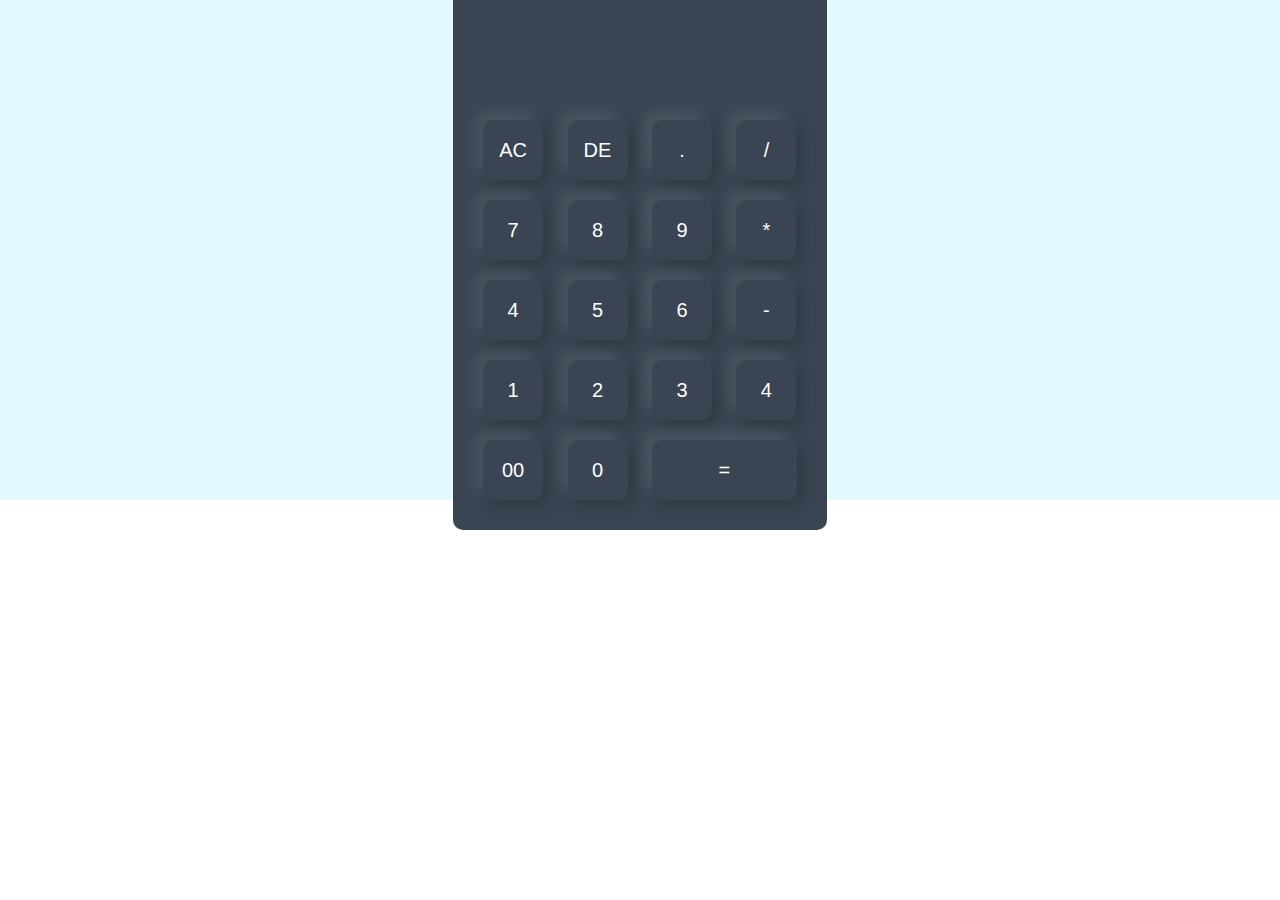
<file: calculator/index.html>
<!DOCTYPE html>
<html lang="en">
<head>
    <meta charset="UTF-8">
    <meta name="viewport" content="width=device-width, initial-scale=1.0">
    <title>Calculator using javascript</title>
    <link rel="stylesheet" href="style.css">
</head>
<body>
    <div class="container">
        <div class="calculator">
            <form >
                <div class="display">
                    <input type="text" name="display">
                </div>
                <div>
                    <input type="button" value="AC">
                    <input type="button" value="DE">
                    <input type="button" value=".">
                    <input type="button" value="/">
                </div>

                <div>
                    <input type="button" value="7">
                    <input type="button" value="8">
                    <input type="button" value="9">
                    <input type="button" value="*">
                </div>

                <div>
                    <input type="button" value="4">
                    <input type="button" value="5">
                    <input type="button" value="6">
                    <input type="button" value="-">
                </div>

                <div>
                    <input type="button" value="1">
                    <input type="button" value="2">
                    <input type="button" value="3">
                    <input type="button" value="4">
                </div>

                <div>
                    <input type="button" value="00">
                    <input type="button" value="0">
                    <input type="button" value="=" class="equal">
                  
                </div>
            </form>
        </div>
    </div>
</body>
</html>
</file>
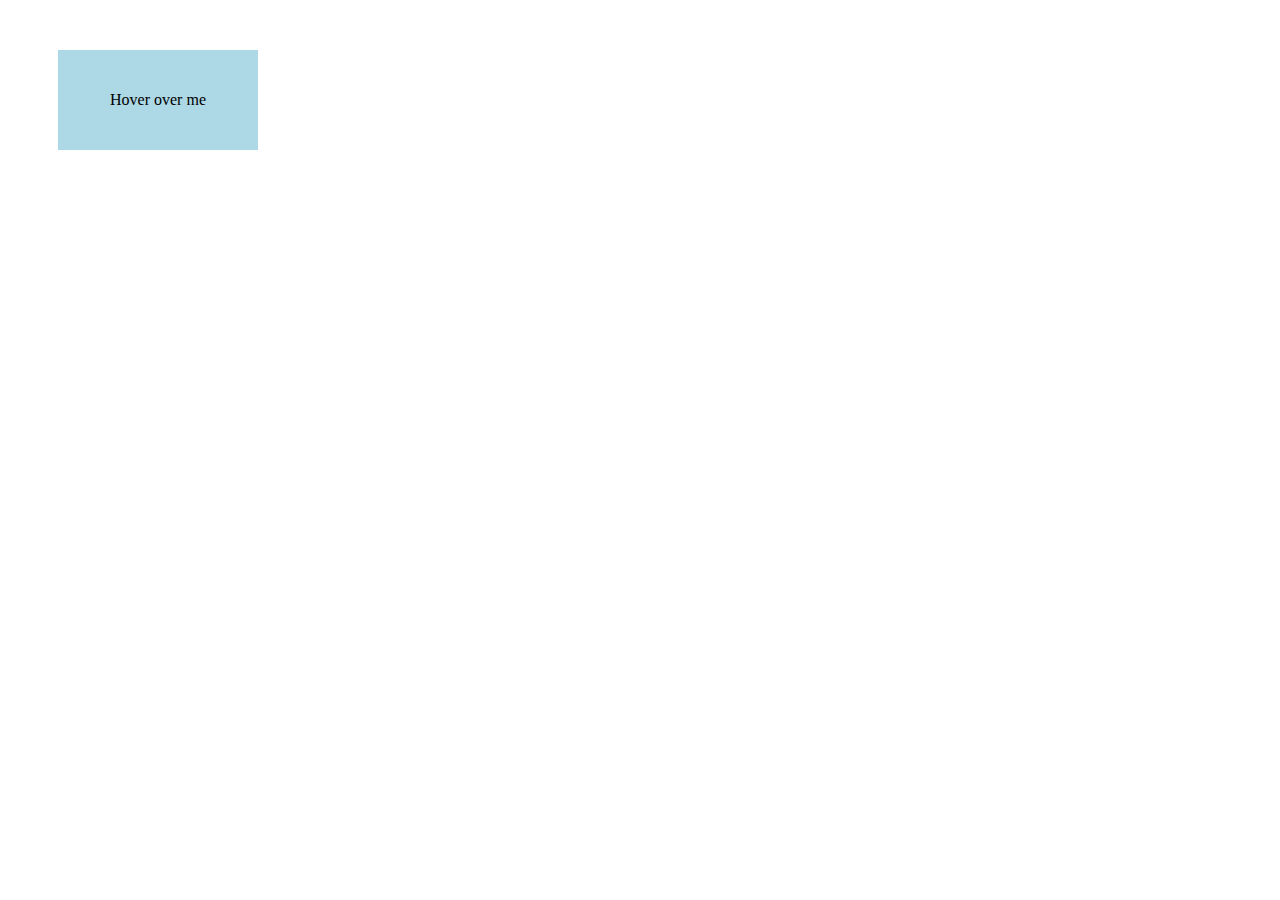
<file: chatGpt1/index.html>
<!DOCTYPE html>
<html lang="en">
<head>
    <meta charset="UTF-8">
    <meta name="viewport" content="width=device-width, initial-scale=1.0">
    <title>Mouseover Example</title>
    <style>
        #hoverDiv {
            width: 200px;
            height: 100px;
            background-color: lightblue;
            text-align: center;
            line-height: 100px;
            margin: 50px;
            cursor: pointer;
        }

        #listDiv {
            display: none;
            
            position: absolute;
            
            background-color: green;
            border: 1px solid red;
            padding: 10px;
            width: 100%;
            box-shadow: 0 0 10px rgba(0, 0, 0, 0.1);

        }

        .lastdiv{
            display: flex;
        }
     
        ul {
            list-style-type: none;
            padding: 0;
            margin: 0;
        }

        li {
            padding: 5px 0;
        }
    </style>
</head>
<body>
    <div id="hoverDiv">Hover over me</div>
    <div id="listDiv" class="lastdiv" >

       
        <ul>
            <li>home</li>
            <li>contact</li>
            <li>about us</li>
        </ul>
        <ul>
            <li>Item 1</li>
            <li>Item 2</li>
            <li>Item 3</li>
            <li>Item 4</li>
        </ul>
       </div>
    

    <script>
        document.getElementById('hoverDiv').addEventListener('mouseover', function() {
            document.getElementById('listDiv').style.display = 'block';
           
        });

        document.getElementById('hoverDiv').addEventListener('mouseout', function() {
            document.getElementById('listDiv').style.display = 'none';
        });
    </script>
</body>
</html>
</file>
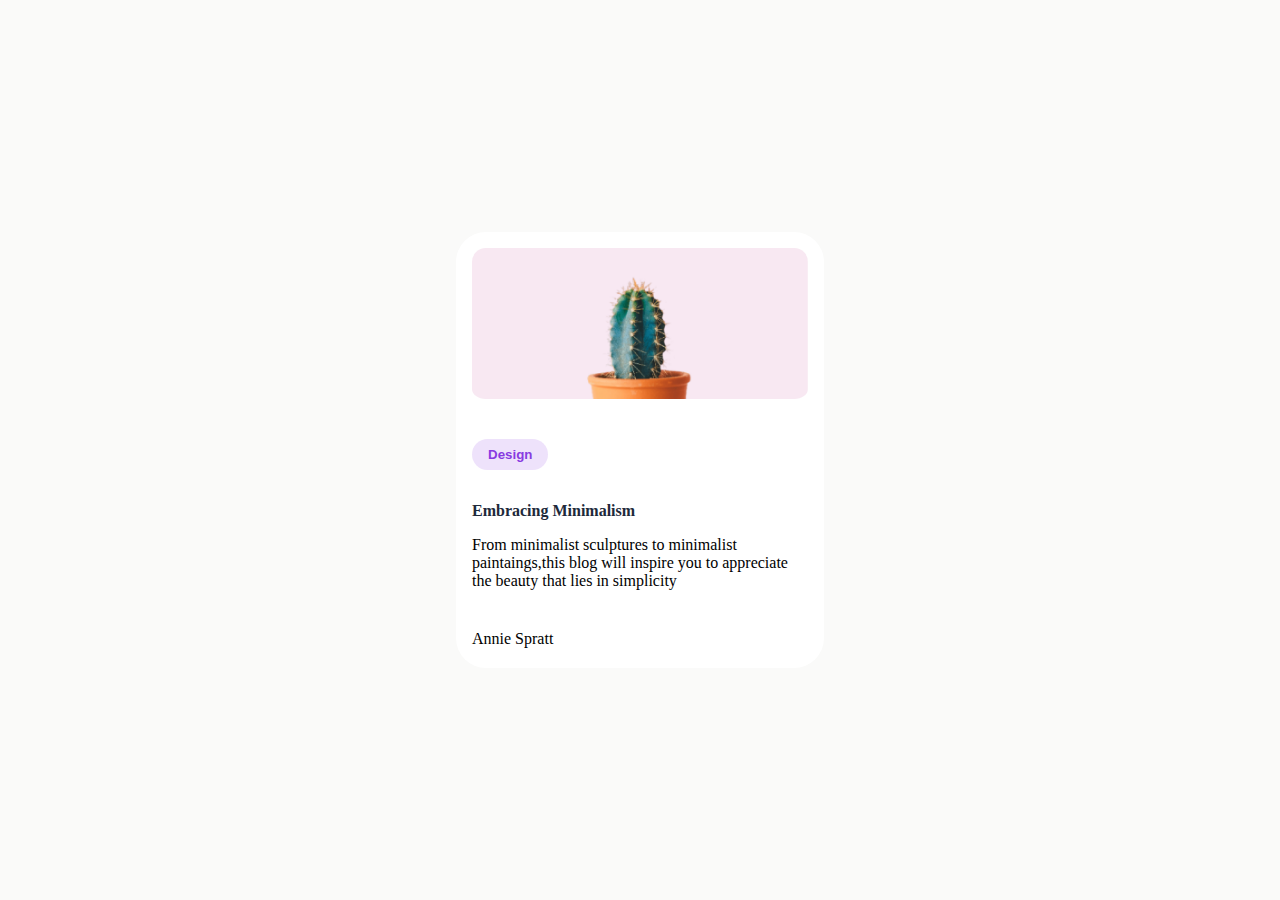
<file: devChallenges/index.html>
<!DOCTYPE html>
<html lang="en">

<head>
    <meta charset="UTF-8">
    <meta name="viewport" content="width=device-width, initial-scale=1.0">
    <link rel="stylesheet" href="style.css">
    <title>Document</title>
</head>

<body>



    <div class="container">
        <div class="card">
            <img class="cactus_img" src="imagess/cactus_img.jpg">


            <div class="design-btn">
                <button class="design">Design</button>
            </div>


            <h1>Embracing Minimalism</h1>
            <p>From minimalist sculptures to minimalist paintaings,this blog will inspire you to appreciate the beauty
                that lies in simplicity</p>



            <div class="author">
                <span>Annie Spratt
                </span>
            </div>
        </div>
    </div>

</body>

</html>
</file>
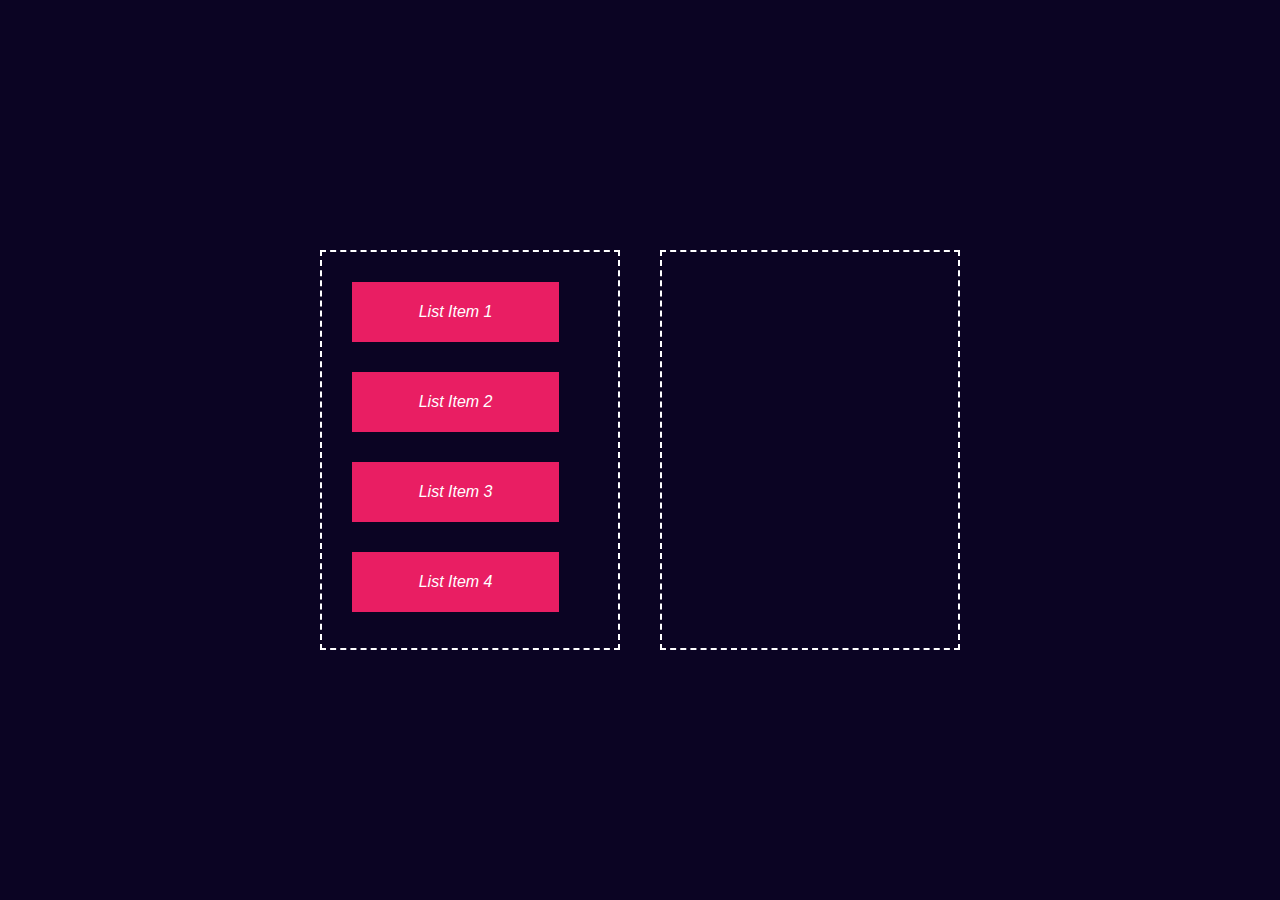
<file: dragAndDrop/index.html>
<!DOCTYPE html>
<html lang="en">
<head>
    <meta charset="UTF-8">
    <meta name="viewport" content="width=device-width, initial-scale=1.0">
    <title>Document</title>
    <link rel="stylesheet" href="style.css">
</head>
<body>
    <div class="container">
        <div id="left">
            <div class="list" draggable="true">List Item 1</div>
            <div class="list" draggable="true">List Item 2</div>
            <div class="list" draggable="true">List Item 3</div>
            <div class="list" draggable="true">List Item 4</div>
            
        </div>

       

        <div id="right"></div>

    </div>

   
    <script src="script.js"></script>
</body>
</html>
</file>
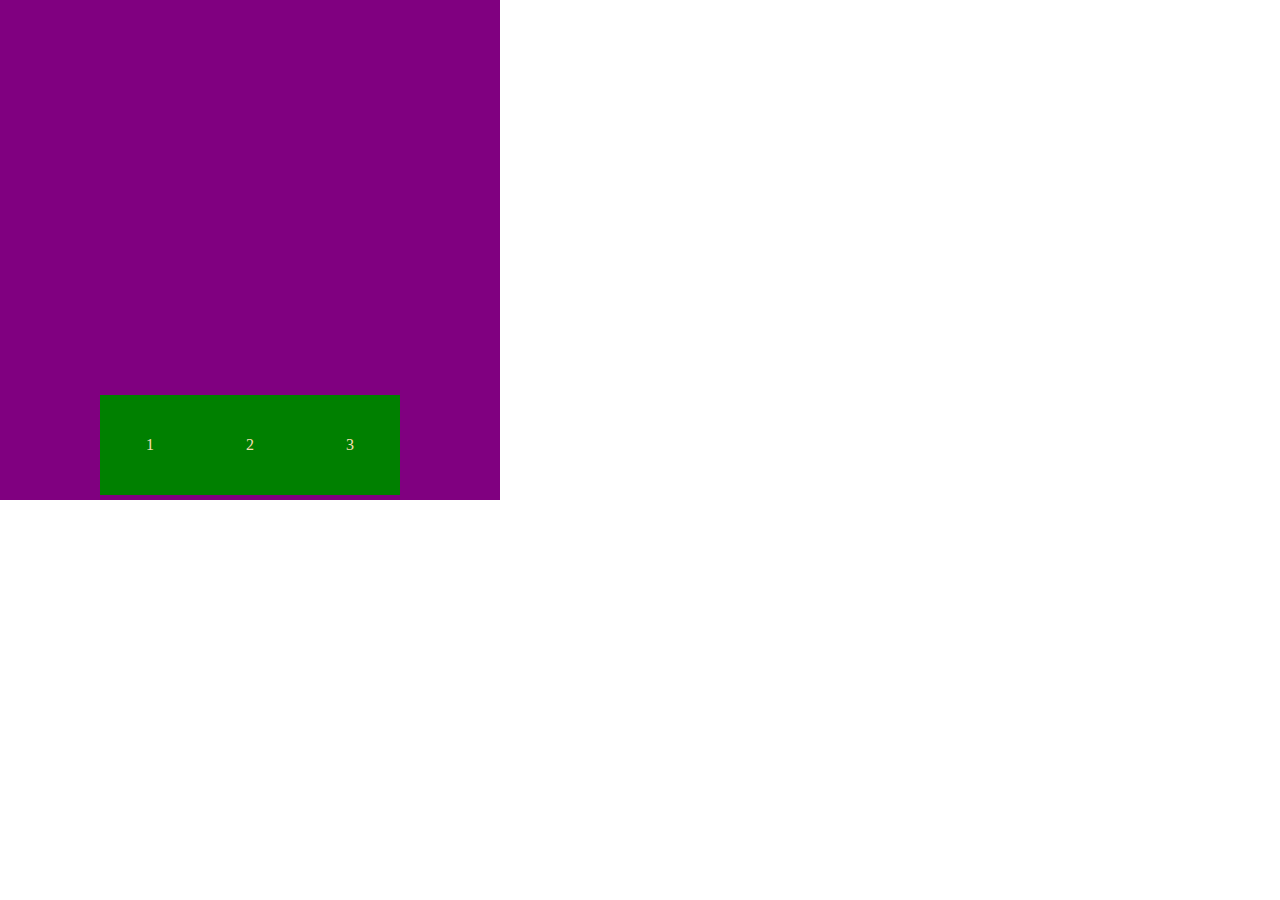
<file: flexBox/index.html>
<!DOCTYPE html>
<html lang="en">
<head>
    <meta charset="UTF-8">
    <meta name="viewport" content="width=device-width, initial-scale=1.0">
    <title>Document</title>
    <link rel="stylesheet" href="style.css">
</head>
<body>

  <div class="container">
    <div class="box">1</div>
    <div class="box">2</div>
    <div class="box">3</div>

  </div>
    
</body>
</html>
</file>
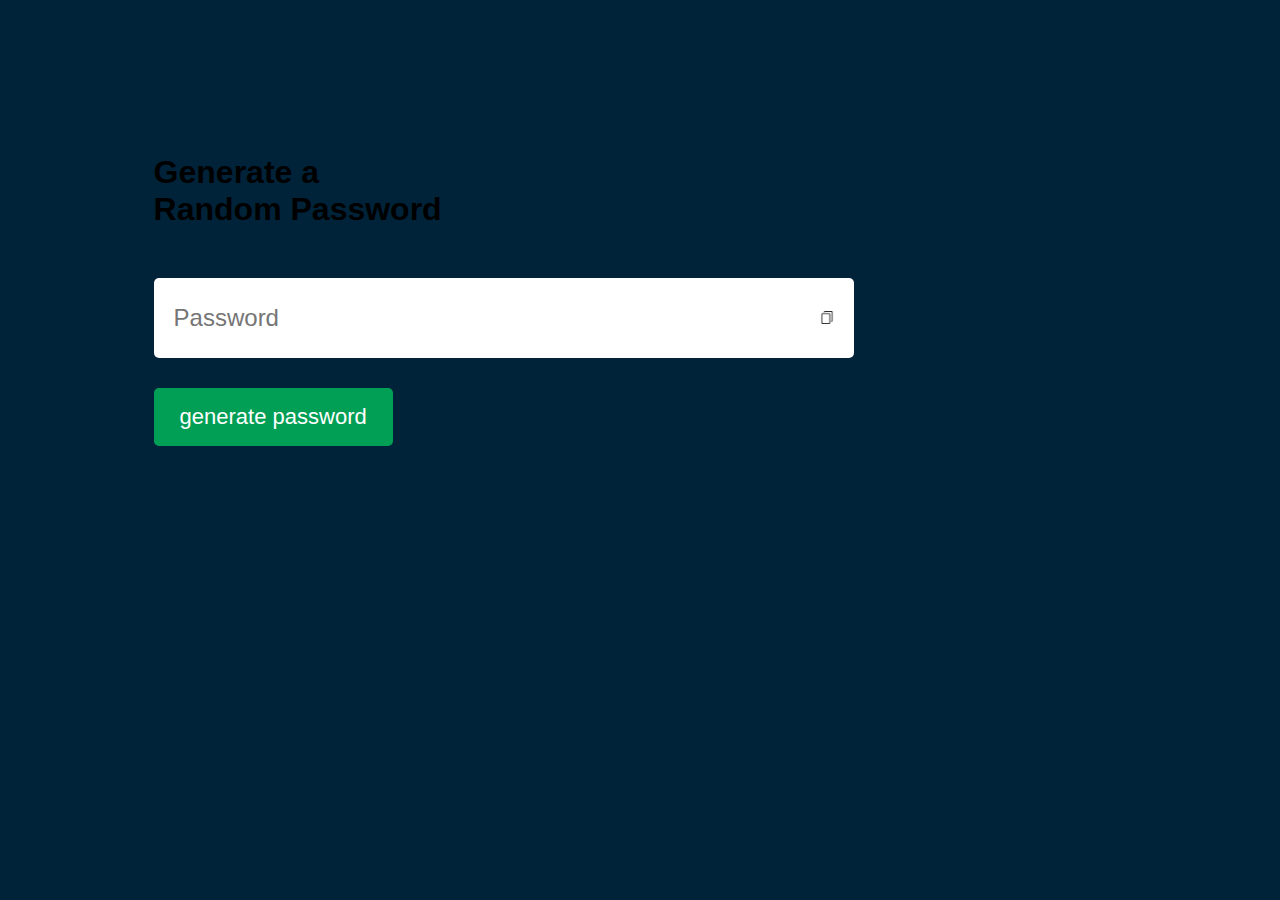
<file: generateRandomPassworf/index.html>
<!DOCTYPE html>
<html lang="en">

<head>
    <meta charset="UTF-8">
    <meta name="viewport" content="width=device-width, initial-scale=1.0">
    <title>Document</title>
    <link rel="stylesheet" href="style.css">
</head>

<body>
    <div class="container">
        <h1>Generate a <br>Random Password</h1>

        <div class="display">
            <input type="text" id="password" placeholder="Password"><br>
            <img onclick="copyPassword()" id="xyz" src="copy.png" >
           
        </div>

        <button onclick="createPassword()">generate password</button>
    </div>



    <script src="script.js"></script>
</body>

</html>
</file>
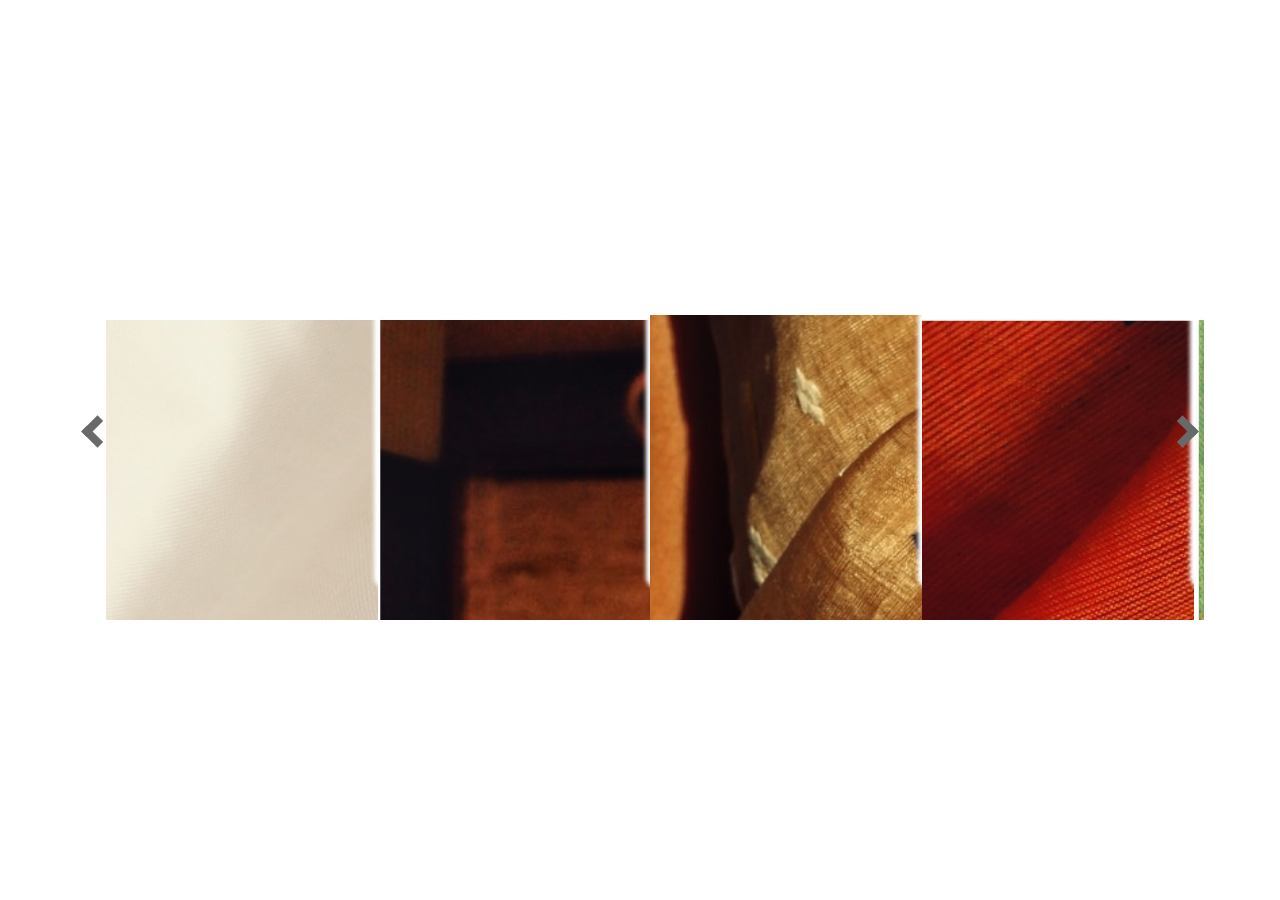
<file: imageslider/index.html>
<!DOCTYPE html>
<html lang="en">
<head>
    <meta charset="UTF-8">
    <meta name="viewport" content="width=device-width, initial-scale=1.0">
    <title>Document</title>
    <link rel="stylesheet" href="style.css">
</head>
<body>
    <div id="container">
		<div id="slider-container">
			<span onclick="slideRight()" class="btn"></span>
			<div id="slider">
				<div class="slide"><span><img src="noorImages/images/1.jpg" alt=""></span></div>
				<div class="slide"><span><img src="noorImages/images/2.jpg" alt=""></span></div>
				<div class="slide"><span><img src="noorImages/images/3.jpg" alt=""></span></div>
				<div class="slide"><span><img src="noorImages/images/4.jpg" alt=""></span></div>
				<div class="slide"><span><img src="noorImages/images/5.jpg" alt=""></span></div>
				<div class="slide"><span><img src="noorImages/images/6.jpg" alt=""></span></div>
				<div class="slide"><span><img src="noorImages/images/7.jpg" alt=""></span></div>
				<div class="slide"><span><img src="noorImages/images/8.jpg" alt=""></span></div>
				<div class="slide"><span><img src="noorImages/images/9.jpg" alt=""></span></div>
				<div class="slide"><span>150x150</span></div>
			</div>
			<span onclick="slideLeft()" class="btn"></span>
		</div>
	</div>



    <script src="script.js"></script>
</body>
</html>
</file>
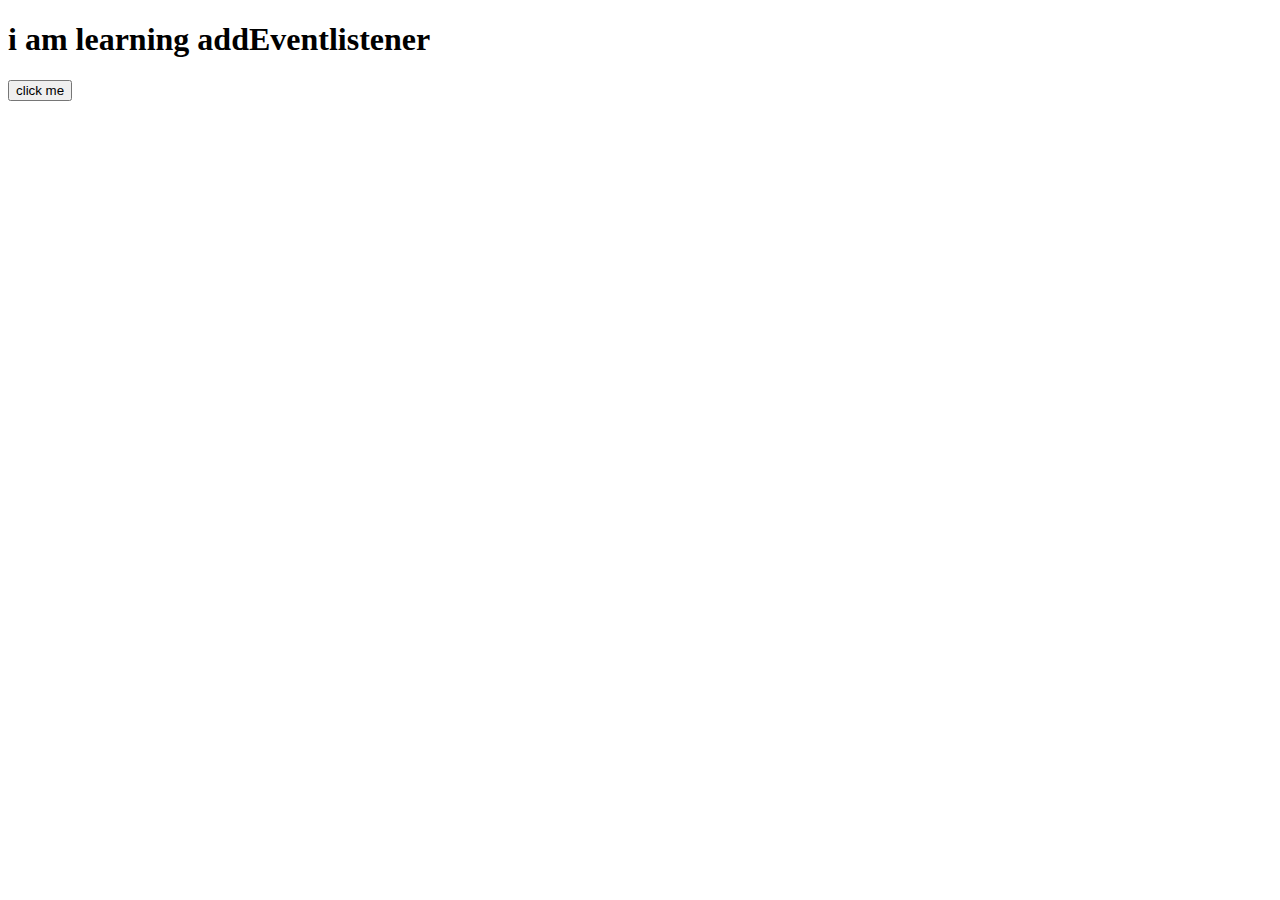
<file: learningAddEventListener/index.html>
<!DOCTYPE html>
<html lang="en">
<head>
    <meta charset="UTF-8">
    <meta name="viewport" content="width=device-width, initial-scale=1.0">
    <title>Document</title>
</head>
<body>
    <h1>i am learning addEventlistener</h1>
    <button class="xyz"> click me</button>
    <p id="demo"></p>
    


    


    <script>
        let abc= document.querySelector(".xyz");
        abc.addEventListener("click", function(){
            document.querySelector("#demo").innerHTML = "hello world";
        })
     /*   let x= document.querySelector(".xyz");
        x.addEventListener("click", addDate);

        function addDate(){
            document.getElementById("demo").innerHTML= Date();
        }*/

    </script>
</body>
</html>
</file>
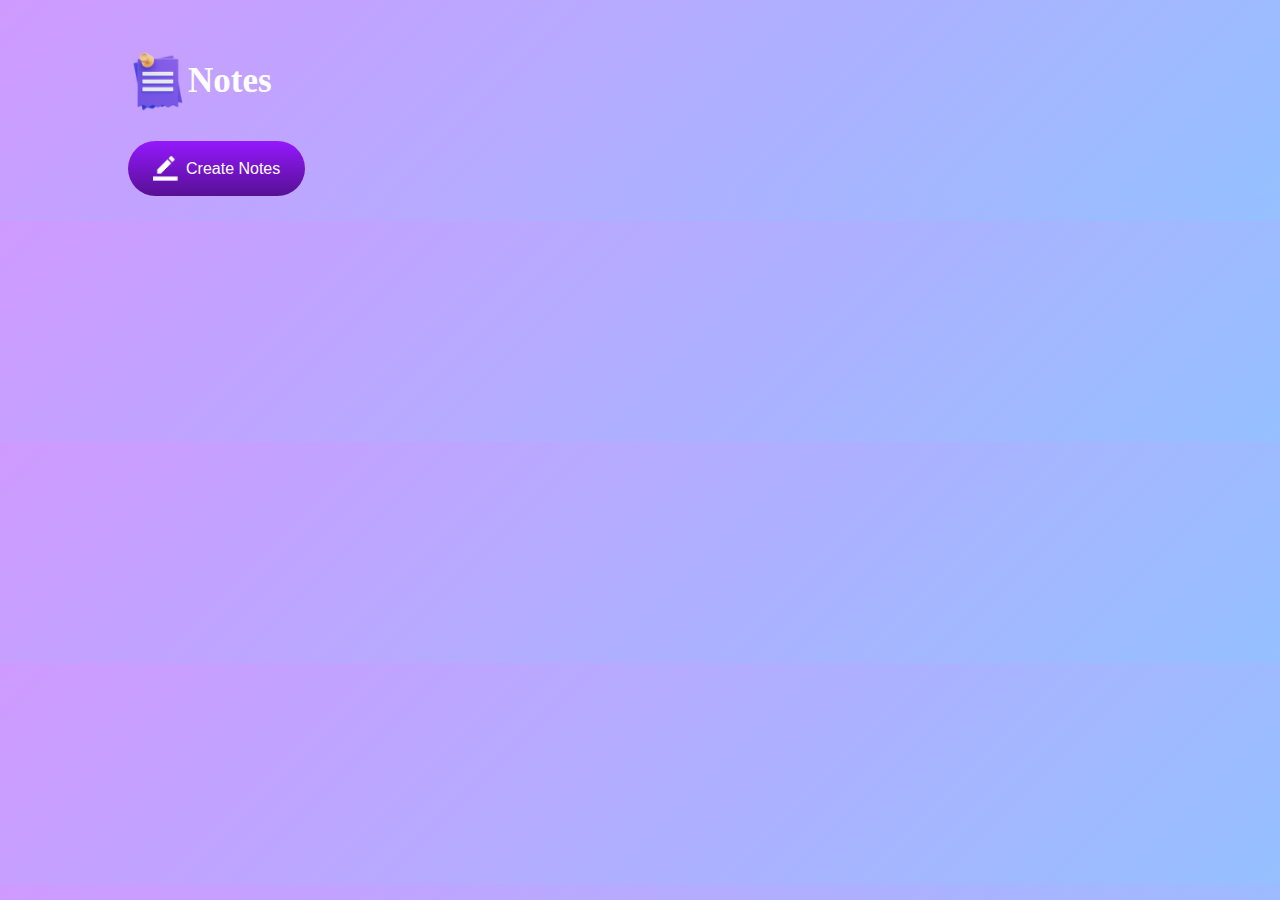
<file: NoteApp/index.html>
<!DOCTYPE html>
<html lang="en">
<head>
    <meta charset="UTF-8">
    <meta name="viewport" content="width=device-width, initial-scale=1.0">
    <title>Document</title>
    <link rel="stylesheet" href="style.css">
</head>
<body>
    <div class="container">
       <h2><img src="images/notes.png"> Notes</h2>

        <button class="btn"><img src="images/edit.png" >Create Notes</button>

        <div class="notes-container">
          <!--  <p contenteditable="true" class="input-box"><img src="images/delete.png"></p>  -->
        </div>


    </div>


    
    <script src="script.js"></script>
</body>
</html>
</file>
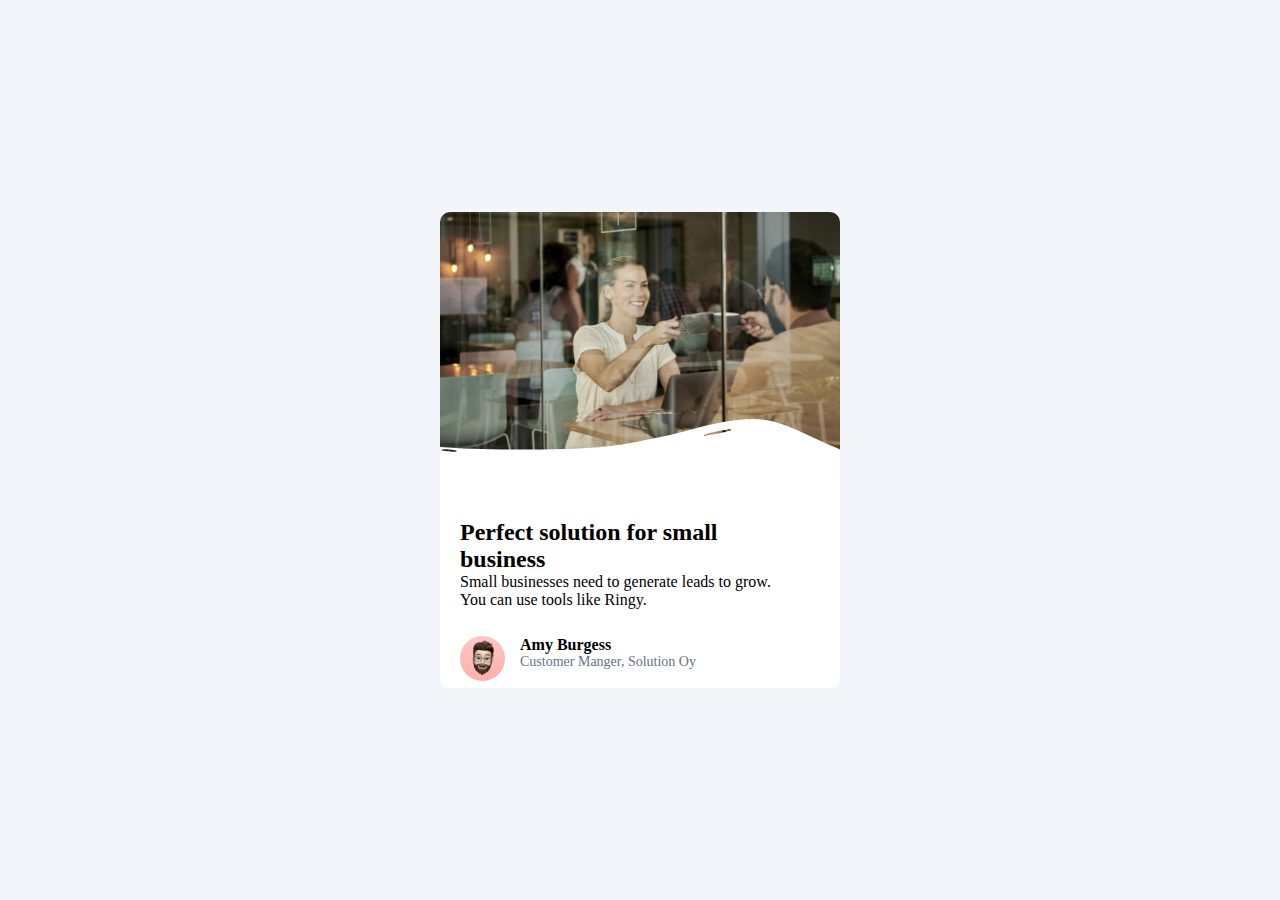
<file: devChallenges/BussinessBlog/index.html>
<!DOCTYPE html>
<html lang="en">

<head>
    <meta charset="UTF-8">
    <meta name="viewport" content="width=device-width, initial-scale=1.0">
    <title>Document</title>
    <link rel="stylesheet" href="style.css">
</head>

<body>
    <div class="container">
        <div class="main-container" >
           <div style="position: relative;">
            <img src="images/hero-image-business-card.png" >

            <img src="images/white-overlay.svg" class="hero-deco">

           </div>

            <div class="inside-container">
                <h2>Perfect solution for small business</h2>

                <p>Small businesses need to generate leads to grow. You can use tools like Ringy.</p>


            </div>

            <div class="footer">

                <img src="images/avatar-image-business-card.png" alt="">
                <ul>
                    <li>Amy Burgess</li>
                    <li>Customer Manger, Solution Oy</li>
                </ul>
            </div>


        </div>

    </div>
</body>

</html>
</file>
<file: calculator/style.css>
*{
    margin: 0;
    padding: 0;
    font-family: 'poppins', sans-serif;
    box-sizing: border-box;
}
.container{
    height: 500px;
  
   
    background: #e3f9ff;
    display: flex;
    
    align-items: center;
    justify-content: center;
}

.calculator{
    background: #3a4452;
    padding: 20px;
    border-radius: 10px;
}

.calculator form input{
    border: 0;
    outline: 0;
    width: 60px;
    height: 60px;
    border-radius: 10px;
    box-shadow: -8px -8px 15px rgba(255, 255, 255, 0.1), 5px 5px 15px rgba(0, 0, 0, 0.2);
    background: transparent;
    color: #fff;
    font-size: 20px;
    margin: 10px;
    cursor: pointer;
    
}

form .display{
    display: flex;
    justify-content: flex-end;
    margin: 20px 0;
}

form .display input{
    text-align: right;
    flex: 1;
    font-size: 45px;
    box-shadow: none;
}

form input.equal{
    width: 145px;
}
</file>
<file: devChallenges/style.css>
*{
    padding: 0;
    margin: 0;
    box-sizing: border-box;
}

.container{
    background: #FAFAF9;
    height: 100vh;
    width: 100%;
    display: flex;
    justify-content: center;
    align-items: center;
}
.card{
    width: 368px;
    height: auto;
    background: #FFFFFF;
    border-radius: 30px;
}

.card .cactus_img{
    padding-left: 16px;
    padding-right: 16px;
    padding-top: 16px;
    padding-bottom: 20px;
    width: 100%;
    border-radius: 30px;
}

.design-btn{
    padding: 16px;

    
}

button{
    padding: 0.5rem 1rem;
    font-weight: bold;
    border-radius: 30px;
    background: #883ae125;
    color: #883ae1;
    outline: none;
    border: none;
    cursor: pointer;
    transition: background-color 0.15s ease-in-out;
}

button:hover{
    background-color: #883ae175;
}




 h1{
    padding-left: 16px;
    padding-right: 16px;
    color: #20293a;
    padding-bottom: 6px;
    font-size: 16px;
    font-weight: 700;
    margin: 1rem 0 0.625rem;
    
}

.card p{
    text-align: left;
    padding-bottom: 20px;
    padding-right: 16px;
    padding-left: 16px;
}


.author{
    padding-bottom: 20px;
    padding-left: 16px;
    padding-right: 16px;
    padding-top: 20px;
    
    padding-bottom: 20px;

}
</file>
<file: dragAndDrop/style.css>
*{
    margin: 0;
    padding: 0;
    font-family: 'Poppins' , sans-serif;
    box-sizing: border-box;
}

.container{
    width: 100%;
    min-height: 100vh;
    background: #0b0423;
    display: flex;
    justify-content: center;
    align-items: center;


}

#left, #right{
    width: 300px;
    min-height: 400px;
    margin: 20px;
    border: 2px dashed #fff;
}

.list{
    background: #e91e63;
    font-style: italic;
    color: #fff;
    margin: 30px;
    height: 60px;
    display: flex;
    justify-content: center;
    align-items: center;
    width: 70%;
    cursor: grab;
    
}
</file>
<file: flexBox/style.css>
*{
    margin: 0;
    padding: 0;
    box-sizing: border-box;
}

.container{
    width: 500px;
    height: 500px;
    background: #800080;
    display: flex;
    
    justify-content: center;
    align-items: flex-end;
    
 
    
}

.container .box{
    width: 100px;
    height: 100px;
    background: green;
    color: wheat;
    margin-bottom: 5px;
    display: flex;
    justify-content: center;
    align-items: center;

}
</file>
<file: generateRandomPassworf/style.css>
*{
    margin: 0;
    padding: 0;
    font-family: 'Poppins' , sans-serif;
    box-sizing: border-box;
}

body{
    background: #002339;

}

.container{
    margin: 12% ;
    width: 90%;
    max-width: 700px;


}

.display{
    width: 100%;
    
    margin-top: 50px;
    margin-bottom: 30px;
    background: #fff;
    color: #333;
    border-radius: 5px;
    display: flex;
    align-items: center;
    justify-content:space-between;
    padding: 26px 20px;
    

}

.display img{
    width: 2%;
    height: 4%;
    cursor: pointer;
}

.display input{
    border: 0;
    outline: 0;
    width: 60%;
    font-size: 24px;

}

.container button{
    cursor: pointer;
    border-radius: 5px;
    border: 0;
    outline: 0;
    background: #019f55;
    color: #fff;
    font-size: 22px;
    font-weight: 400;
    display: flex;
    align-items: center;
    justify-content: center;
    padding: 16px 26px;

}
</file>
<file: imageslider/style.css>
body{
   margin: 0;
   padding: 0;
}
#container {
   height: 100vh;
   display: grid;
   place-items: center
}
#slider-container {
   height: 300px;
   width: 85vw;
   max-width: 1400px;
   position: relative;
   overflow: hidden;
   padding: 20px;
}
#slider-container .btn {
   position: absolute;
   top: calc(50% - 30px);
   height: 15px;
   width: 15px;
   border-left: 8px solid #696969;
   border-top: 8px solid #696969;
   cursor: pointer;
}
#slider-container .btn:hover {
   transform: scale(1.2);
}
#slider-container .btn.inactive {
   border-color: #282828
}
#slider-container .btn:first-of-type {
   transform: rotate(-45deg);
   left: 10px
}
#slider-container .btn:last-of-type {
   transform: rotate(135deg);
   right: 10px;
}
#slider-container #slider {
   display: flex;
   width: 1000%;
   height: 100%;
   transition: all .5s;
}
#slider-container #slider .slide {
   height: 90%;
   margin: auto 10px;
   background-color: #b5b5b5;
   border-radius: 5px;
   box-shadow: 2px 2px 4px 2px white, -2px -2px 4px 2px white;
   display: grid;
   place-items: center;
}
#slider-container #slider .slide span {
   color: white;
   font-size: 60px;
}
@media only screen and (min-width: 1100px) {
   #slider-container #slider .slide {
       width: calc(2.5% - 20px);
   }
}
@media only screen and (max-width: 1100px) {
   #slider-container #slider .slide {
       width: calc(3.3333333% - 20px);
   }
}
@media only screen and (max-width: 900px) {
   #slider-container #slider .slide {
       width: calc(5% - 20px);
   }
}
@media only screen and (max-width: 550px) {
   #slider-container #slider .slide {
       width: calc(10% - 20px);
   }
</file>
<file: NoteApp/style.css>
*{
    margin: 0;
    padding: 0;
    box-sizing: border-box;
}

body{
    background: linear-gradient(135deg, #cf9aff, #95c0ff);
}

.container{
   width: 100%;
   min-width: 100vh;
   background: linear-gradient(135deg, #cf9aff, #95c0ff);
   color: #fff;
   padding-top: 4%;
   padding-left: 10%;
}

.container h2{
    display: flex;
    align-items: center;
    font-size: 35px;
    font-weight: 600;
}

.container h2 img{
    width: 60px;
}

.container button img{
    width: 25px;
    margin-right: 8px;

}

.container button{
    display: flex;
    align-items: center;
    border: 0;
    outline: 0;
    border-radius: 40px;
    background: linear-gradient( #9418fd, #571094);
    color: white;
    margin: 30px 0 25px;
    font-size: 16px;
    padding: 15px 25px;
    cursor: pointer;
}

.input-box{
    position: relative;
    width: 100%;
    max-width: 500px;
    min-height: 150px;
    background: #fff;
    color: #333;
    padding: 20px;
    margin: 20px 0;
    outline: none;
    border-radius: 5px;
}

.input-box img{
    bottom: 8px;
    right: 10px;
    position: absolute;
    width: 25px;
    cursor: pointer;
}
</file>
<file: devChallenges/BussinessBlog/style.css>
*{
    margin: 0;
    padding: 0;
    box-sizing: border-box;
}


.container{
    background-color: #F2F5F9;
    width: 100%;
    height: 100vh;
    display: flex;
    justify-content: center;
    align-items: center;
    flex-direction: column;
}

.main-container{
    width: 400px;
    height: auto;
    background: #FFFFFF;
    
    border-radius: 10px;
   
}

.main-container img{
    width: 100%;
    border-top-left-radius: 10px;
    border-top-right-radius: 10px;
}

.hero-deco{
    position: absolute;
    bottom: 0;
    left: 0;
    width: 100%;
}

.inside-container{
    padding: 20px;
    margin-top: 15px;
    width: 380px;

}

.footer{
    display: flex;
    padding: 7px 20px;
}


.footer img{
    width: 45px;
    border-radius: 50%;
}

.footer ul{
    list-style-type: none;
    padding-left: 15px;
    text-align: start;
}

.footer ul li:first-child{
    font-weight: bold;
}

.footer ul li:nth-child(2){
    font-size: 14px;
    color: #677489;
}
</file>
